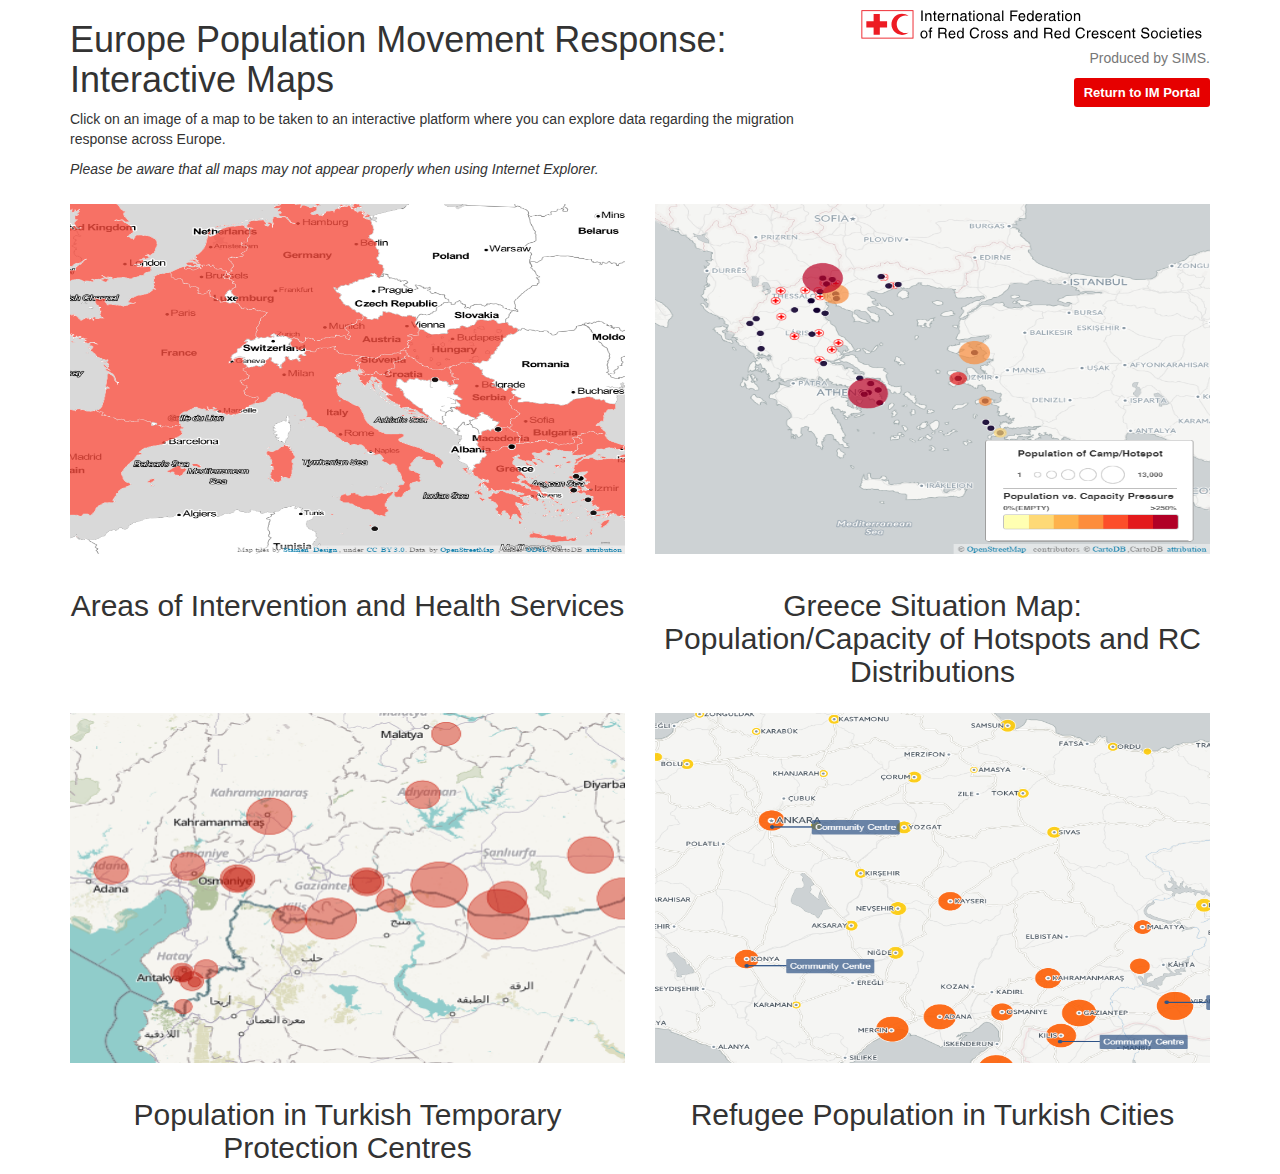
<file: map_link.html>
<!DOCTYPE html>
<html lang="en">
<head>

    <!-- Basic Info -->
    <title>Europe Population Movement Response: Interactive Maps</title>
    <meta charset="utf-8" />


    <!-- Mobile Optimization -->
    <meta name="viewport" content="width=device-width, initial-scale=1" />


    <!-- CSS Stylesheets -->
    <link rel="stylesheet" type="text/css" href="css/bootstrap.min.css" />
    <link rel="stylesheet" type="text/css" href="css/map_link.css" />

    <!-- Javascript Libraries -->

    <!-- Google Analytics -->
    <script type="text/javascript">
        var _gaq = _gaq || [];
            _gaq.push(['_setAccount', 'UA-46399763-1']);
            _gaq.push(['_trackPageview']);

            (function() {
                 var ga = document.createElement('script'); ga.type = 'text/javascript'; ga.async = true;
                 ga.src = ('https:' == document.location.protocol ? 'https://ssl' : 'http://www') + '.google-analytics.com/ga.js';
                 var s = document.getElementsByTagName('script')[0]; s.parentNode.insertBefore(ga, s);
            })();
    </script>
</head>
<body class="container">
    <header>
        <div class="row">
                <div class="col-md-8">
                    <h1 class="title">Europe Population Movement Response:<br/>
                    Interactive Maps</h1>
                    <p>Click on an image of a map to be taken to an interactive platform where you can explore data regarding the migration response across Europe.</p>
                    <p><i>Please be aware that all maps may not appear properly when using Internet Explorer.</i></p>
                </div>
                <div class="col-md-4">
                    <a target="_blank" href="http://www.ifrc.org"><img alt="IFRC Logo" id="logo" src="img/IFRC_logo_English_CMYK.svg" /></a>
                    <br/>
                    <p class="desc">Produced by SIMS.</p>
                    <a id="portal" class="btn right btn-primary btn-sm" href="http://brcmapsteam.github.io/Europe_response/">Return to IM Portal</a>
                </div>
            </div>
    </header>

    <nav></nav>

    <main>
        <div class="row">
            <div class="col-md-6">
                <a target="_blank" href="https://nlrc.cartodb.com/u/redcross-sims/viz/5bae2afc-cf36-11e5-a615-0e31c9be1b51/embed_map"><img class="map_link" width="100%" height="350" src="img/AoIs_HealthServices_map.png" /></a>
                <h2>Areas of Intervention and Health Services</h2>
            </div>
            <div class="col-md-6">
                <a target="_blank" href="https://nlrc.carto.com/u/redcross-sims/builder/582c7122-eb8d-11e5-8e12-0e31c9be1b51/embed"><img class="map_link" width="100%" height="350" src="img/Greece_Situation_map.png" /></a>
                <h2>Greece Situation Map: Population/Capacity of Hotspots and RC Distributions</h2>
            </div>
        </div>
        <div class="row">
            <div class="col-md-6">
                <a target="_blank" href="https://nlrc.cartodb.com/u/redcross-sims/viz/ba932bd2-07d8-11e6-990f-0e787de82d45/embed_map"><img class="map_link" width="100%" height="350" src="img/turkey_camps.png" /></a>
                <h2>Population in Turkish Temporary Protection Centres</h2>
            </div>
            <div class="col-md-6">
                <a target="_blank" href="https://nlrc.carto.com/u/redcross-sims/viz/52f0d664-2d94-11e6-98ec-0e31c9be1b51/embed_map"><img class="map_link" width="100%" height="350" src="img/turkey.png" /></a>
                <h2>Refugee Population in Turkish Cities</h2>
            </div>
        </div>
    </main>

    <footer></footer>
</body>
</html>
</file>
<file: css/map_link.css>
h2 {
	text-align: center;
}

.container {
	margin-right: auto;
	margin-left: auto;
}

.desc {
	font-size: 1em;
    color: #777;
    text-align: right;
}

.right {
	float: right;
}

.btn {
	background: #e60000;  /* button colour */
	color: #ffffff;  	  /* text colour */
	border: #e60000;
	font-weight: bold;
	font-size: 13px;
	
}

.map_link {
	margin-top: 15px;
	margin-bottom: 15px;
}
</file>
